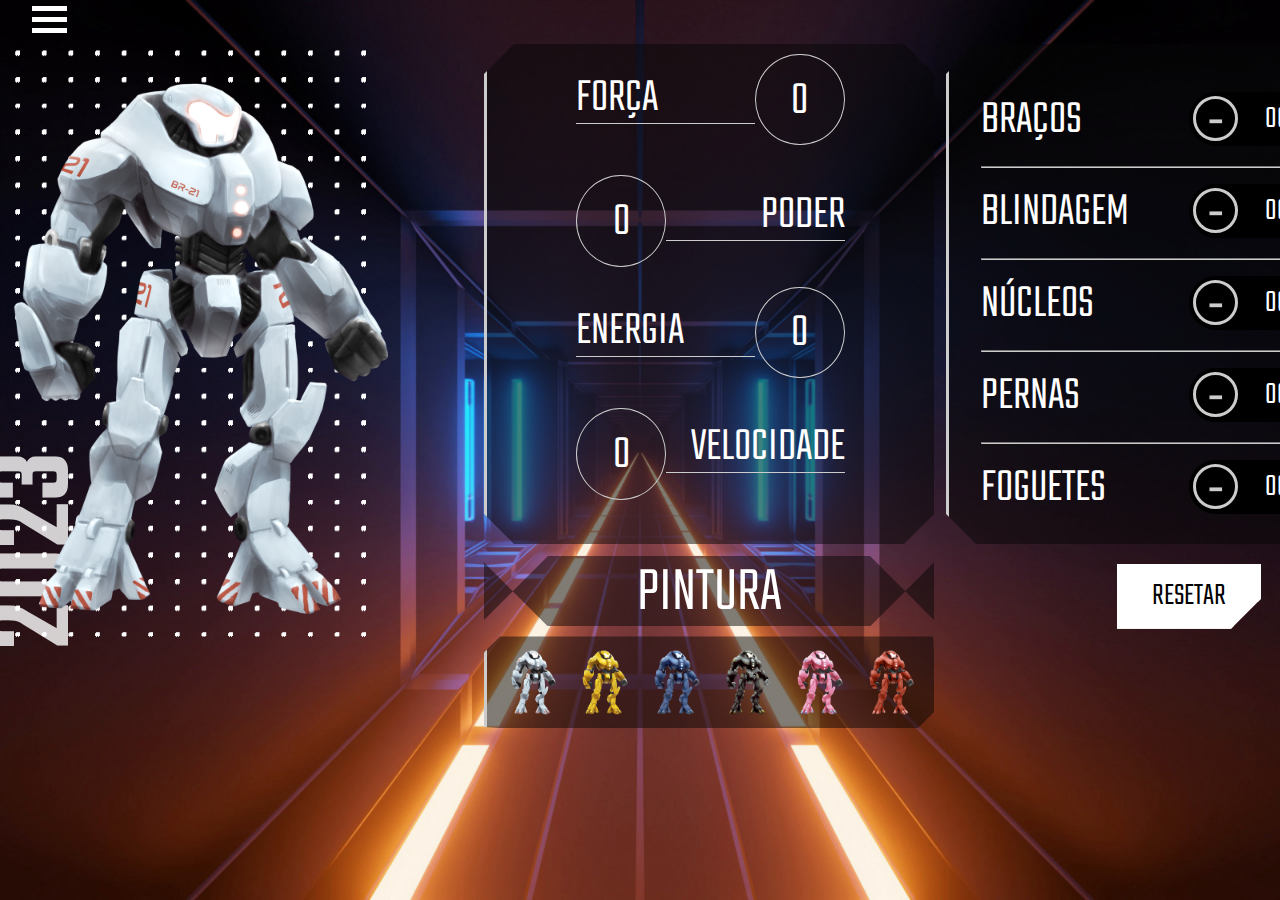
<file: index.html>
<!DOCTYPE html>
<html lang="pt-br">
<head>
    <meta charset="UTF-8">
    <meta http-equiv="X-UA-Compatible" content="IE=edge">
    <meta name="viewport" content="width=device-width, initial-scale=1.0">
    <link rel="shortcut icon" type="image/jpg" href="img/favicon.ico"/>
    <title>Robotron 2023</title>
    <link rel="stylesheet" href="/css/reset.css">
    <link rel="stylesheet" href="css/style.css">
    <link rel="preconnect" href="https://fonts.googleapis.com">
    <link rel="preconnect" href="https://fonts.gstatic.com" crossorigin>
    <link href="https://fonts.googleapis.com/css2?family=Teko:wght@300;500&display=swap" rel="stylesheet"> 
</head>
<body>
    <header>
        <input type="checkbox" id="menu" class="container__botao">
            <label for="menu" class="container__rotulo">         
            <div class="menu">
                <div class="bar1"></div>
                <div class="bar2"></div>
                <div class="bar3"></div>
            </div>         
        </label>
        <ul class="lista__menu">
            <li class="lista__menu__item"><a class="lista__menu__link" href="./index.html">Robotron 2000</a></li>
            <li class="lista__menu__item"><a class="lista__menu__link" href="./Consolidando o seu conhecimento/01_JavaScript_para_Web/ex01.html">01- JS para Web</a></li>
            <li class="lista__menu__item"><a class="lista__menu__link" href="./Consolidando o seu conhecimento/02_Interagindo_Com_Uma_Pagina/ex02.html">02- Interagindo com a página</a></li>
            <li class="lista__menu__item"><a class="lista__menu__link" href="./Consolidando o seu conhecimento/03_Montando_Uma_Peca/ex03.html">03- Manipulando um Array</a></li>
            <li class="lista__menu__item"><a class="lista__menu__link" href="./Consolidando o seu conhecimento/04_Montando_um_robo/ex04.html">04- Balde de tinta</a></li>
        </ul>
    </header>
    <main>
        <section class="robotron">
                <img class="robo" src="img/Robotron 2000 - Branco/robotron.png" alt="Robotron" id="robotron">
                <figcaption class="titulo">ROBOTRON <br>2023</figcaption>
        </section>
        <div class="ajuste">            
                <section class="box estatisticas">
                    <div class="estatistica direita">
                        <p class="estatistica-titulo">Força</p>
                        <div class="estatistica-valor">
                            <p class="estatistica-numero" data-estatistica="forca">0</p>
                        </div>
                    </div>
                    <div class="estatistica esquerda">
                        <p class="estatistica-titulo">Poder</p>
                        <div class="estatistica-valor">
                            <p class="estatistica-numero" data-estatistica="poder">0</p>
                        </div>
                    </div>
                    <div class="estatistica direita">
                        <p class="estatistica-titulo">Energia</p>
                        <div class="estatistica-valor">
                            <p class="estatistica-numero" data-estatistica="energia">0</p>
                        </div>
                    </div>
                    <div class="estatistica esquerda">
                        <p class="estatistica-titulo">Velocidade</p>
                        <div class="estatistica-valor">
                            <p class="estatistica-numero" data-estatistica="velocidade">0</p>
                        </div>
                    </div>
                </section>
                <div class="pintura">
                        <h2 class="cor__titulo">Pintura</h2>
                        <div class="cor">
                            <img cor= "branco" class="cor__robo" src="img/Robotron 2000 - Branco/robotron.png" alt="Mini robotron na cor branco">
                            <img cor= "amarelo" class="cor__robo" src="img/Robotron 2000 - Amarelo/robotron.png" alt="Mini robotron na cor amarelo">
                            <img cor= "azul" class="cor__robo" src="img/Robotron 2000 - Azul/robotron.png" alt="Mini robotron na cor azul">
                            <img cor= "preto" class="cor__robo" src="img/Robotron 2000 - Preto/robotron.png" alt="Mini robotron na cor preto">
                            <img cor= "rosa" class="cor__robo" src="img/Robotron 2000 - Rosa/robotron.png" alt="Mini robotron na cor Rosa">
                            <img cor= "vermelho" class="cor__robo" src="img/Robotron 2000 - Vermelho/robotron.png" alt="Mini robotron na cor Vermelho">
                    </div>
                </div>
        </div>
        <section class="equipamentos">
                <form action="" class="montador">
                    <div class="box montador-conteudo">
                        <div class="peca">
                            <label for="" class="peca-titulo">Braços</label>
                            <div class="controle">
                                <buttom class="controle-ajuste" data-controle="-" data-peca="bracos">-</buttom>
                                <input type="text" class="controle-contador" data-contador value="00" >
                                <buttom class="controle-ajuste" data-controle="+" data-peca="bracos">+</buttom>
                            </div>
                        </div>
                        <hr class="linha">
                        <div class="peca">
                            <label for="" class="peca-titulo">Blindagem</label>
                            <div class="controle">
                                <buttom class="controle-ajuste" data-controle="-" data-peca="blindagem">-</buttom>
                                <input type="text" class="controle-contador" data-contador value="00">
                                <buttom class="controle-ajuste" data-controle="+" data-peca="blindagem">+</buttom>
                            </div>
                        </div>
                        <hr class="linha">
                        <div class="peca">
                            <label for="" class="peca-titulo">Núcleos</label>
                            <div class="controle">
                                <buttom class="controle-ajuste" data-controle="-" data-peca="nucleos">-</buttom>
                                <input type="text" class="controle-contador" data-contador value="00">
                                <buttom class="controle-ajuste" data-controle="+" data-peca="nucleos">+</buttom>
                            </div>
                        </div>
                        <hr class="linha">
                        <div class="peca">
                            <label for="" class="peca-titulo">Pernas</label>
                            <div class="controle">
                                <buttom class="controle-ajuste" data-controle="-" data-peca="pernas">-</buttom>
                                <input type="text" class="controle-contador" data-contador value="00">
                                <buttom class="controle-ajuste" data-controle="+" data-peca="pernas">+</buttom>
                            </div>
                        </div>
                        <hr class="linha">
                        <div class="peca">
                            <label for="" class="peca-titulo">Foguetes</label>
                            <div class="controle">
                                <buttom class="controle-ajuste" data-controle="-" data-peca="foguetes">-</buttom>
                                <input type="text" class="controle-contador" data-contador value="00">
                                <buttom class="controle-ajuste" data-controle="+" data-peca="foguetes">+</buttom>
                            </div>
                        </div>
                    </div>
                    <input type="submit" value="Resetar" class="producao" id="producao">
                </form>            
        </section>      
    </main>

    <script src="js/main.js"></script>

</body>
</html>
</file>
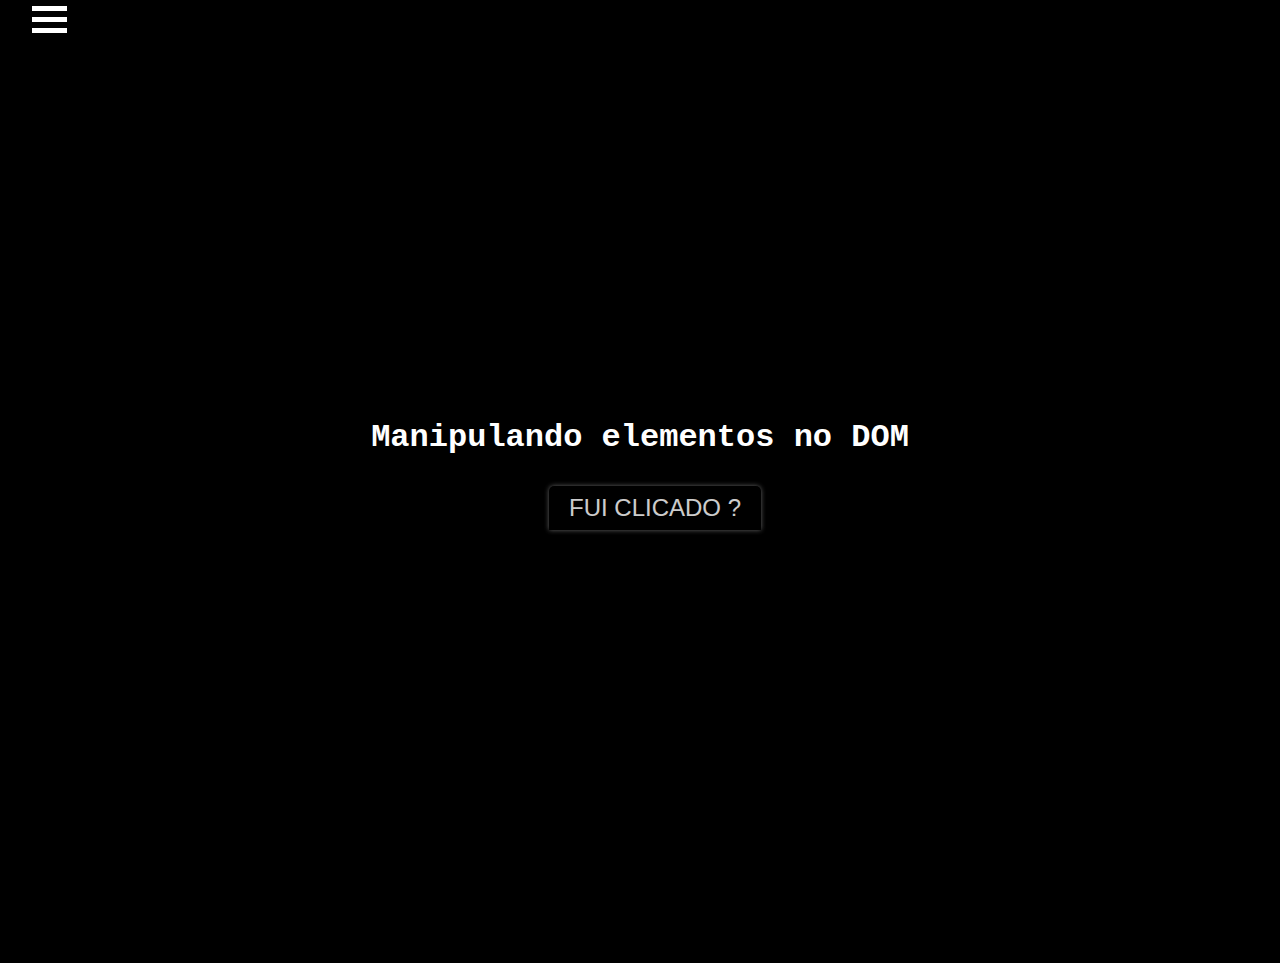
<file: Consolidando o seu conhecimento/02_Interagindo_Com_Uma_Pagina/ex02.html>
<!DOCTYPE html>
<html lang="pt-br" >
<head>
  <meta charset="UTF-8">
  <title>Manipulando o DOM - Aula 2</title>
  <link rel="stylesheet" href="./ex02Style.css">
</head>
<body>
  <header>
    <input type="checkbox" id="menu" class="container__botao">
        <label for="menu" class="container__rotulo">         
        <div class="menu">
            <div class="bar1"></div>
            <div class="bar2"></div>
            <div class="bar3"></div>
        </div>         
    </label>
    <ul class="lista__menu">
        <li class="lista__menu__item"><a class="lista__menu__link" href="../../index.html">Robotron 2000</a></li>
        <li class="lista__menu__item"><a class="lista__menu__link" href="../01_JavaScript_para_Web/ex01.html">01- JS para Web</a></li>
        <li class="lista__menu__item"><a class="lista__menu__link" href="../02_Interagindo_Com_Uma_Pagina/ex02.html">02- Interagindo com a página</a></li>
        <li class="lista__menu__item"><a class="lista__menu__link" href="../03_Montando_Uma_Peca/ex03.html">03- Manipulando um Array</a></li>
        <li class="lista__menu__item"><a class="lista__menu__link" href="../04_Montando_um_robo/ex04.html">04- Balde de tinta</a></li>
    </ul>
</header>

  <div class="container">

    <h1 class="page-title" id="titulo">
      Manipulando elementos no DOM</h1>

      <button id="calcular">Fui Clicado ?</button>

      <h1 class="resultado"></h1>

      <h2 class="resultado"></h2>

  </div>

  <script src="./ex02Script.js"></script>
</body>
</html>
</file>
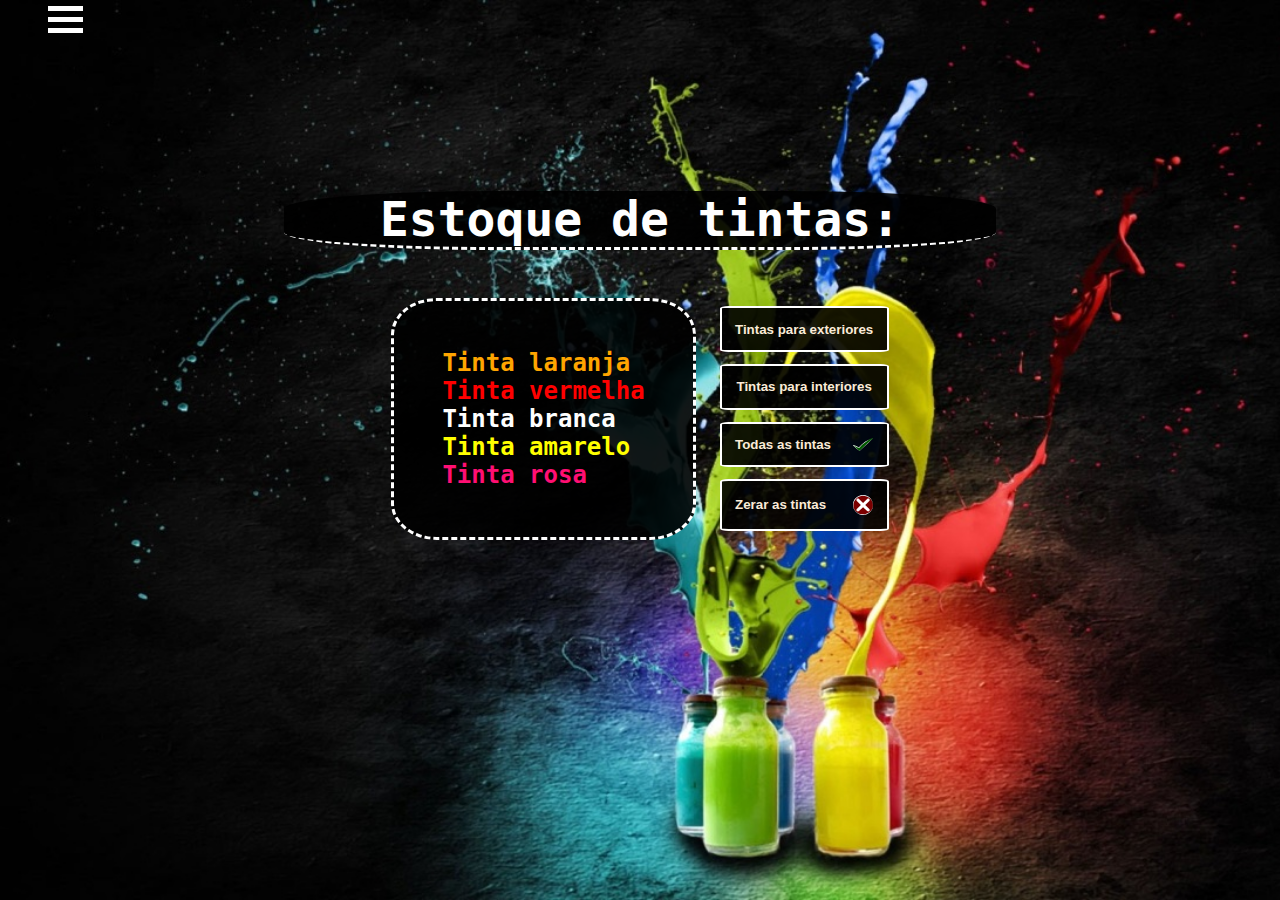
<file: Consolidando o seu conhecimento/04_Montando_um_robo/ex04.html>
<!DOCTYPE html>
<html lang="pt-br">
<head>
    <meta charset="UTF-8">
    <meta http-equiv="X-UA-Compatible" content="IE=edge">
    <meta name="viewport" content="width=device-width, initial-scale=1.0">
    <title>Balde de Tinta</title>

    <link rel="stylesheet" href="ex04Style.css">

</head>
<body>

    <header>
        <input type="checkbox" id="menu" class="container__botao">
            <label for="menu" class="container__rotulo">         
            <div class="menu">
                <div class="bar1"></div>
                <div class="bar2"></div>
                <div class="bar3"></div>
            </div>         
        </label>
        <ul class="lista__menu">
            <li class="lista__menu__item"><a class="lista__menu__link" href="../../index.html">Robotron 2000</a></li>
            <li class="lista__menu__item"><a class="lista__menu__link" href="../01_JavaScript_para_Web/ex01.html">01- JS para Web</a></li>
            <li class="lista__menu__item"><a class="lista__menu__link" href="../02_Interagindo_Com_Uma_Pagina/ex02.html">02- Interagindo com a página</a></li>
            <li class="lista__menu__item"><a class="lista__menu__link" href="../03_Montando_Uma_Peca/ex03.html">03- Manipulando um Array</a></li>
            <li class="lista__menu__item"><a class="lista__menu__link" href="../04_Montando_um_robo/ex04.html">04- Balde de tinta</a></li>
        </ul>
    </header>

    

    <section class="corpo">
        <!-- <button onclick="mostraTintas(this)">Aluratintas em estoque:</button> -->
        <h1 class="titulo">Estoque de tintas:</h1>
        <div class="ajuste">
            <div class="clicas">
                <button class="clica" id="tinta__exterior">Tintas para exteriores</button>
                <button class="clica" id="tinta__interior">Tintas para interiores</button>
                <button class="clica" id="tinta__toda">Todas as tintas <img class="img__b" src="./yes.svg"></button>
                <button class="clica" id="tinta__zera">Zerar as tintas <img class="img__b" src="./no.svg"></button>
            </div>
            <ul id="lista">
                <li cor="laranja" tipo="exterior" class="item">Tinta laranja</li>
                <li cor="vermelho" tipo="interior"  class="item">Tinta vermelha</li>
                <li cor="branco" tipo="interior"  class="item">Tinta branca</li>
                <li cor="amarelo" tipo="exterior"  class="item">Tinta amarelo</li>
                <li cor="rosa" tipo="exterior"  class="item">Tinta rosa</li>
            </div>
        </ul>
    </section>
    
<script src="./ex04Script.js"></script>
</body>
</html>
</file>
<file: Consolidando o seu conhecimento/02_Interagindo_Com_Uma_Pagina/ex02Style.css>
@import url(../../css/navbar.css);

* {
    margin: 0;
    padding: 0;
  }
  
  body {
    font-family: "Roboto Mono", monospace;
    min-height: 400px;
    background-color: #000000;
    background-size: 80vh;
    color: rgb(255, 255, 255);
    background-image: url("https://media1.giphy.com/media/eK7lrO3X8cxyHLJyfj/giphy.gif?cid=ecf05e47e3fs68r79um7v7xpoteqisl0tf9wwvv3nu4u4tjv&rid=giphy.gif&ct=g");
    background-size: cover cover;
    background-repeat: no-repeat;
  }
  
  .container {
    text-align: center;
    padding: 10px;
    height: 100vh;
    display: flex;
    align-items: center;
    flex-direction: column;
    text-align: center;
  }
  
  .alura-logo {
    width: 40px;
    position: absolute;
    top: 10px;
    right: 10px;
  }
  
  button {
    margin-left: 10px;
    font-size: 24px;
    font-family: "Futura Lt BT", sans-serif;
    background-color: black;
    background-repeat: no-repeat;
    text-transform: uppercase;
    cursor: pointer;
    overflow: hidden;
    outline: none;
    padding: 8px 20px 8px 20px;
    color: white;
    box-shadow: 0px 0px 5px gray;
    border-radius: 5px 5px 0 0;
    border: none;
    transition: 500ms;
    opacity: 0.8;
    margin-top: 30px;
    margin-left: 30px;
  }
  
  button:hover {
    color: white;
    background-color: gray;
  }
  
  button:active {
    color: black;
    background-color: white;
  }
  
  .resultado {
    margin-bottom: 30px;
  }

  .container {
    display: flex;
    justify-content: center;
  }
</file>
<file: Consolidando o seu conhecimento/04_Montando_um_robo/ex04Style.css>
@import url(../../css/navbar.css);

* {
    margin: 0;
    padding: 0;
    }
  
body {
   
    background-size: 80vh;
    background-image: url(./tintas.jpg);
    background-attachment: fixed;
    background-size: cover;
    background-repeat: no-repeat;
    height: 100vh;
    font-size: 24px;
    }

.corpo  {
    font-family: "Roboto Mono", monospace;
    font-weight: bold;
    min-height: 400px;
    min-width: 450px;
    display: flex;
    color: white;
    cursor: pointer;
    flex-direction: column;
    justify-content: center;
    align-items: center;
    margin-top: 5em;
    }

.titulo {
    color: #fff;
    background-color: rgba(0, 0, 0, 0.9);
    padding: 0 2em;
    border-bottom: dashed #fff;
    border-radius: 30%;
    margin-bottom: 1em;
    }

#lista  {
    list-style: none;
    background-color:  rgba(0, 0, 0, 0.9);
    padding: 2em;
    border: dashed #fff;
    border-radius: 15%;
    }

    .item:hover {
        scale:1.2;
        cursor: pointer;
        }

.ajuste {
    display: flex;
    flex-direction: row-reverse;
    flex-wrap: wrap;
    justify-content: center;
    align-items: center;
    gap: 1em;
    }

.clicas {
    display: flex;
    flex-direction: column;
    gap: 0.5em;
  }

.clica {
    padding: 1em;
    border: #fff solid 0.2em;
    font-weight: bold;
    border-radius: 5%;
    color: antiquewhite;
    background-color: rgba(0, 0, 0, 0.9);
  }

  .clica:hover {
    color: white;
    background-color: rgba(150, 150, 150, 0.9);
    scale: 1.2;
    cursor: pointer;
    }

#tinta__toda, #tinta__zera{
    display: flex;
    justify-content: space-between;
    align-items: center;
}
.img__b {
    width: 1.5em;
}

.lista {
    padding: 20px;
    list-style-type: none;
    border: 4mm ridge rgba(234, 122, 11, 0.992);
    }


[data-data = 'vai']{
    visibility: hidden;
}
  
[cor="laranja"] {color: orange;}
  
[cor="vermelho"] {color: red;}
  
[cor="branco"] {color: white;}
  
[cor="amarelo"] {color: yellow;}
  
[cor="rosa"] {color: rgb(255, 15, 115);}
  
[cor="preto"] {color: black;}
</file>
<file: css/style.css>
@import url(../css/reset.css);
@import url(../css/navbar.css);


:root {
    --main-cinza: #CCCCCC;
    --main-branco: #FFFFFF;
    --main-preto: #000000;
    --degrade-preto: rgba(5, 5, 5, 0.5 );
}

html,body{
    width: 100%;
    height: 100%;
}

body, input {
    font-family: 'Teko', sans-serif;
}

body{
    background: url(../img/fundo2.jpg) no-repeat;
    background-size: cover;
    background-position: center;
    background-attachment: fixed;
    font-weight: 300;
}

/* Box é uma classe geral*/
.box {
    background: var(--degrade-preto);
    clip-path: polygon(calc(100% - 30px) 0, 100% 30px, 100% calc(100% - 30px), calc(100% - 30px) 100%, 
        30px 100%, 0 calc(100% - 30px), 0 30px, 30px 0);
    border-left: 0.2em solid var(--main-cinza);
    height: auto;
    width: 300px;
    position: relative;
}

.robotron{
    position: relative;
    background: url(../img/estrutura.png) no-repeat;
    background-position: center;
    z-index: -3;
}

.robo {
    min-width: 288px;
    width: 100%;
    height: auto;

}

.titulo {
    transform: rotate(180deg);
    font-weight: 500;
    font-size: 80px;
    position: absolute;
    bottom: 0;
    left: 0;
    line-height: 0.8;
    writing-mode: vertical-rl;
    text-orientation: mixed;
    color: rgba(255,255,255,0.8);
    z-index: -2;
    
}

.ajuste {
    display: flex;
    flex-direction: column-reverse;
    align-items: center;
}

.pintura {
    margin-top: 30px;
}

.cor__titulo {
    font-size: 32px;
    color: var(--main-branco);
    text-transform: uppercase;
    background-color: var(--degrade-preto);
    text-align: center;
    padding-top: 0.1em;
    clip-path: polygon(calc(100% - 1em) 0, 100% 1em, 100% calc(100% - 1em),
     calc(100% - 1em) 100%, 1em 100%, 0 calc(100% - 1em), 0 1em, 1em 0);
}

.cor {
    margin-top: 10px;
    background-color: var(--degrade-preto);
    width: 300px;
    height: 45px;
    display: flex;
    justify-content: center;
    align-items: center;
    clip-path: polygon(calc(100% - 1px) 0, 100% 1em, 100% calc(100% - 1em),
     calc(100% - 1em) 100%, 1em 100%, 0 calc(100% - 1px), 0 1em, 1em 0);
     border-left: 0.2em solid var(--main-cinza);
}

.cor__robo {
    width: 40px;
    height: 35px;
}

.cor__robo:hover {
    scale: 1.2;
    cursor: pointer;
}

.estatisticas {
    margin-top: 20px;
    display: flex;
    flex-direction: column;
}

.estatistica {
    margin: 10px 0;
    color: var(--main-branco);
    display: flex;
    align-items: center;
    justify-content: center;
    
}
.estatistica-titulo {
    font-size: 24px;
    border-bottom: 1px solid var(--main-cinza);
    flex-basis: 40%;
    align-items: center;
    text-transform: uppercase;
    order: 1
}

.estatistica-valor {
    flex-basis: 30%;
    position: relative;
    text-align: center;
    order: 2;
}

.estatistica-valor::after {
    content: "";
    display: block;
    padding-bottom: 100%;
    border: 0.1em solid var(--main-cinza);
    border-radius: 50%;
}

.estatistica-numero {
    position: absolute;
    top: 50%;
    transform: translateY(-46%);
    width: 100%;
    line-height: 100%;
    text-align: center;
    font-size: 3em;
    margin: 0;
}
.estatistica:nth-child(2n) .estatistica-titulo {
    order: 2;
    text-align: right;
}

.estatistica:nth-child(2n) .estatistica-valor {
    order: 1;
    margin: 10px 0 0;
}

.equipamentos {

    margin-top: 20px;
    display: flex;
    align-items: center;
    justify-content: center;
    height: auto;
}

.montador {
    height: auto;
}

.montador-conteudo {

    padding: 2em 10%;
}

.peca {
    height: 50px;
    display: flex;
    justify-content:space-between;
    align-items: center;
}

.peca-titulo {
    color: var(--main-branco);
    text-transform: uppercase;
    font-size: 24px;
}

.controle {
    background: var(--main-preto);
    border-radius: 2em;
    float: right;
    display: inline-flex;
    padding: 0.3em;
    align-items: center;
    align-self: flex-end;
}

.controle-contador {
    width: 1.4em;
    height: 1em;
    background: none;
    border: 0;
    color: var(--main-branco);
    text-align: center;
    font-size: 32px;
    display: inline-flex;
    align-items: center;

}

.controle-ajuste {
    display: inline-block;
    width: 0.7em;
    height: 0.7em;
    line-height: 0.8em;
    border-radius: 50%;
    color: var(--main-cinza);
    font-size: 4em;
    background: var(--main-preto);
    text-align: center;
    border: 3px solid var(--main-cinza);
    cursor: pointer;
}

.linha {
    border-color: var(--main-cinza);
}

.producao {
    margin: 20px 0;
    font-size: 32px;
    text-transform: uppercase;
    padding: 0.2em 1em;
    float: right;
    border: 0.1em solid var(--main-branco);
    background: var(--main-branco);
    clip-path: polygon(100% 0, 100% calc(100% - 30px), calc(100% - 30px) 100%, 0 100%, 0 0);
    cursor: pointer;
}

.producao:hover {
    background: var(--main-preto);
    color: var(--main-branco)
}

@media screen and (min-width : 700px) {
    
   .robotron{
    background-position: left;
    background-size: 500px;
   }

   .robo {
     min-width: 400px;
     max-width: 600px;
   }

   .titulo { 
    font-size: 6em;
   }
   .estatisticas, .pintura, .montador {
    width: 70%;
   }

   .cor__titulo {
    font-size: 4em;
   }

   .cor {
    width: 100%;
    height: auto;
   }

   .cor__robo {
    margin: 10px 0;
    width: 16%;
    height: 90%;
   }
   .montador-conteudo {
    width: 100%;
   }

   .estatistica-titulo, .peca-titulo {
    font-size: 3em;
   }

   .controle-contador {
      margin: 0 1rem;
   } 
}

@media screen and (min-width: 1200px) {

    main {
        display: flex;
        align-items: flex-start;
        justify-content: center;
    }

    .robo {
       height: 110%;
       max-width: auto;
       width: auto;
    }
    
    .titulo {
        font-size: 8em;
    }

     .box {
        width: 450px;
        height: 500px;
    } 

    .ajuste{
        flex-direction: column;
        flex-basis: 0%;
    }

    .estatisticas {
        margin: 0;
    }


    .estatistica-valor {
        flex-basis: 20%;
    }

    .pintura {
        margin-top: 12px;
        width: 450px;
    }

    .equipamentos {
        margin: 0;
        margin-left: 12px;
        justify-content: flex-start;
    }

    .peca {
        margin: 20px 0;
    }

    
}
</file>
